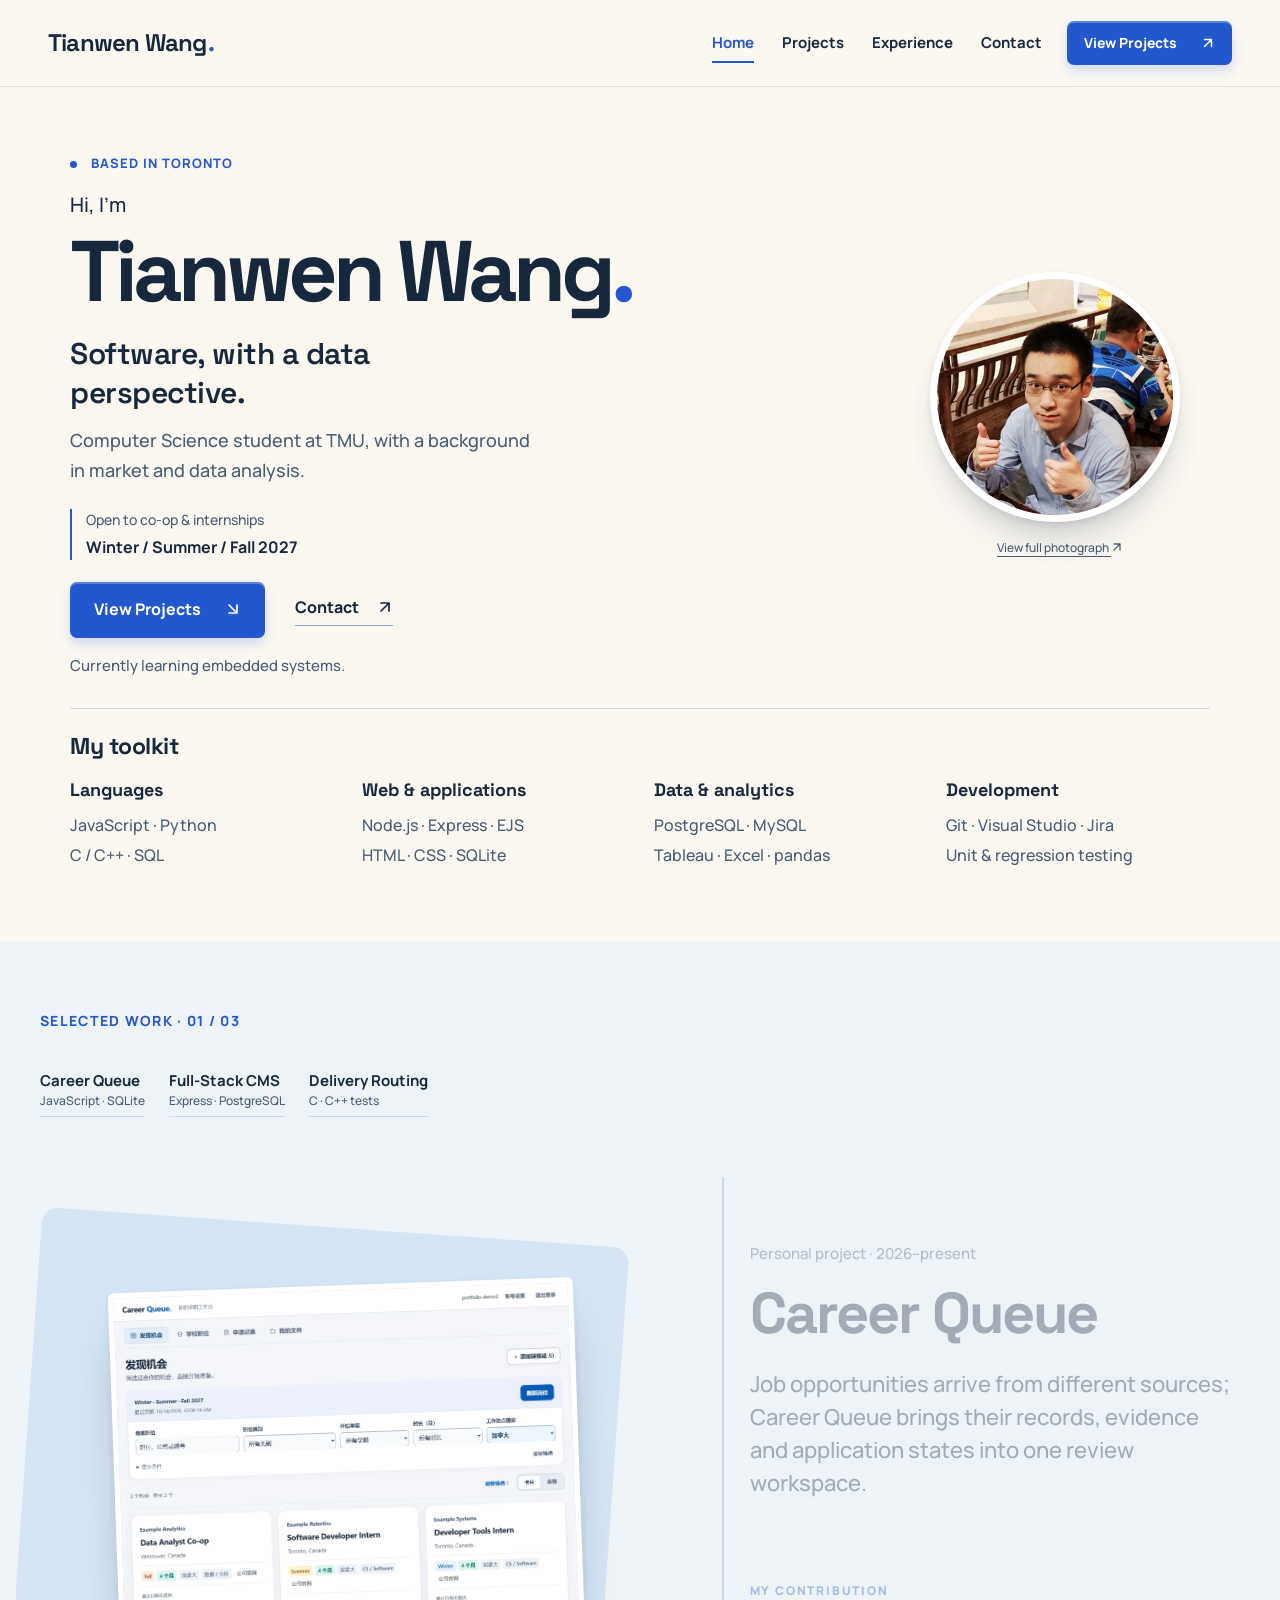
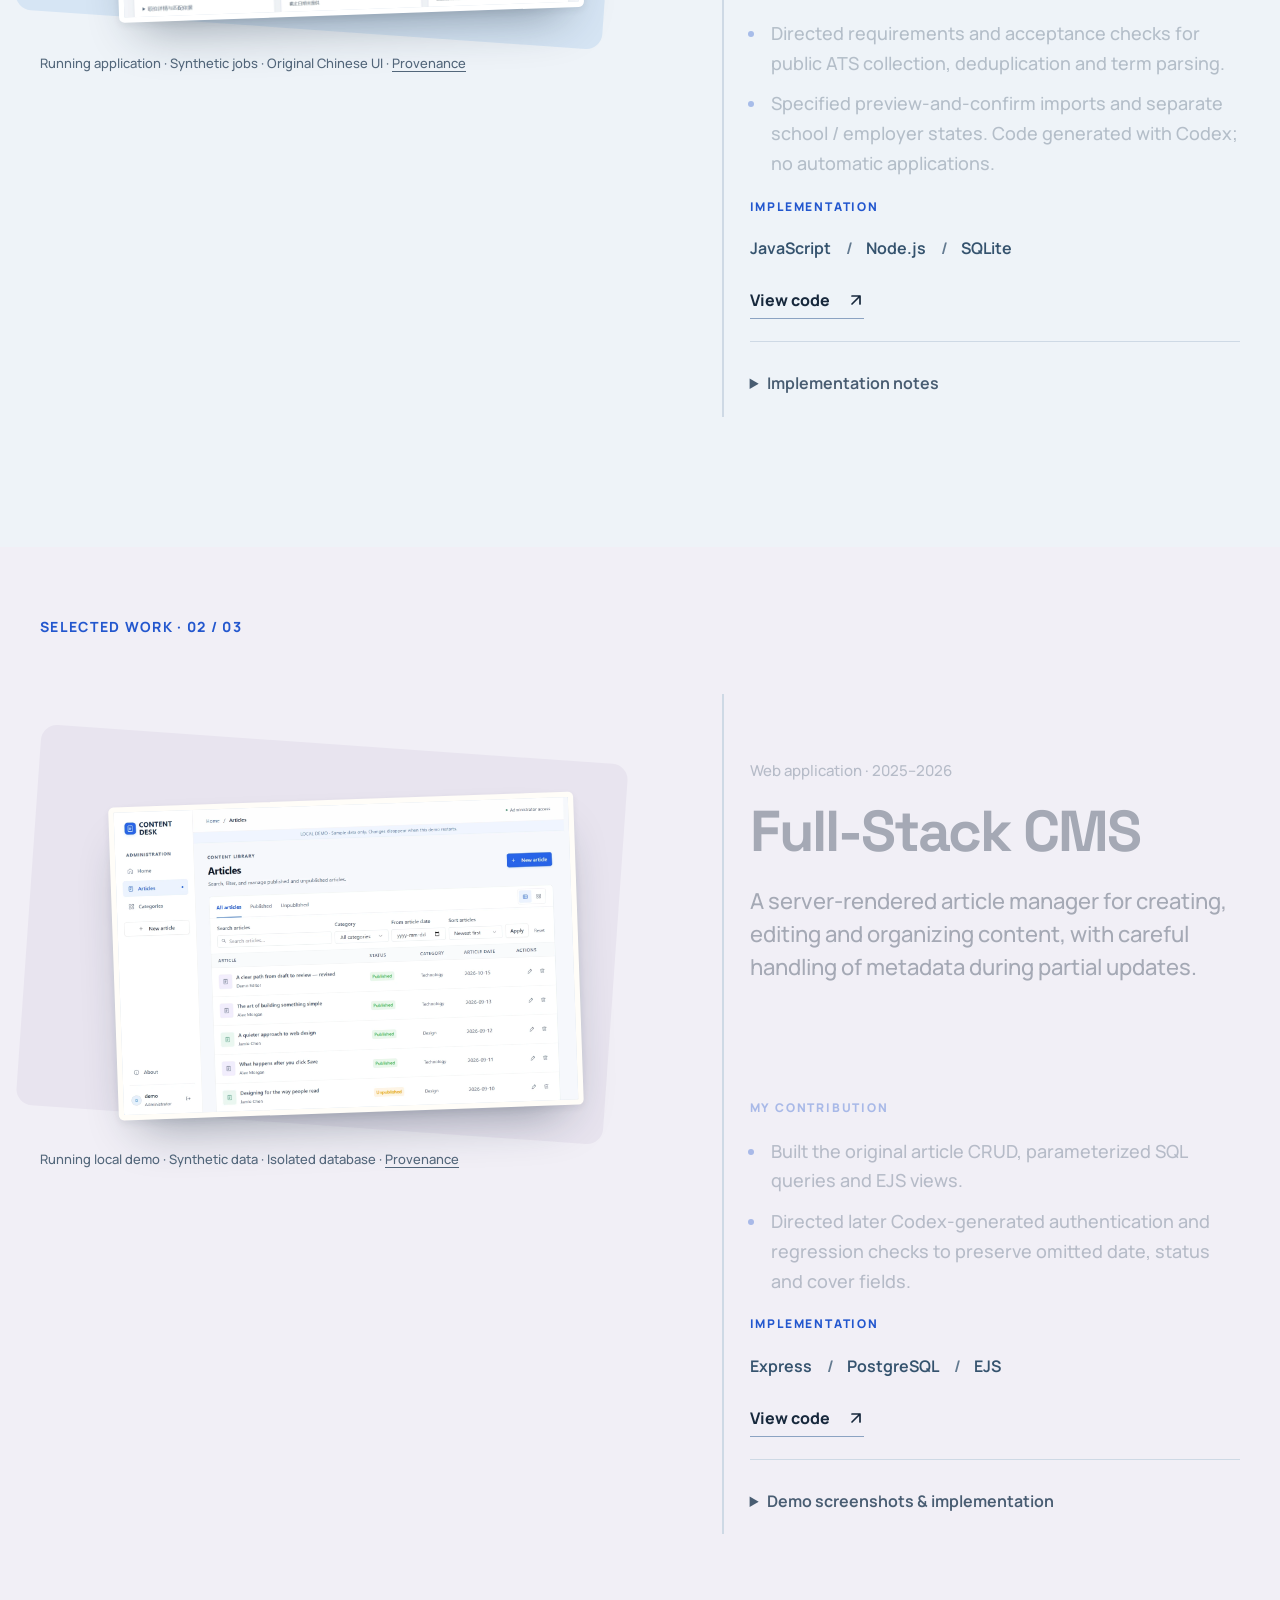
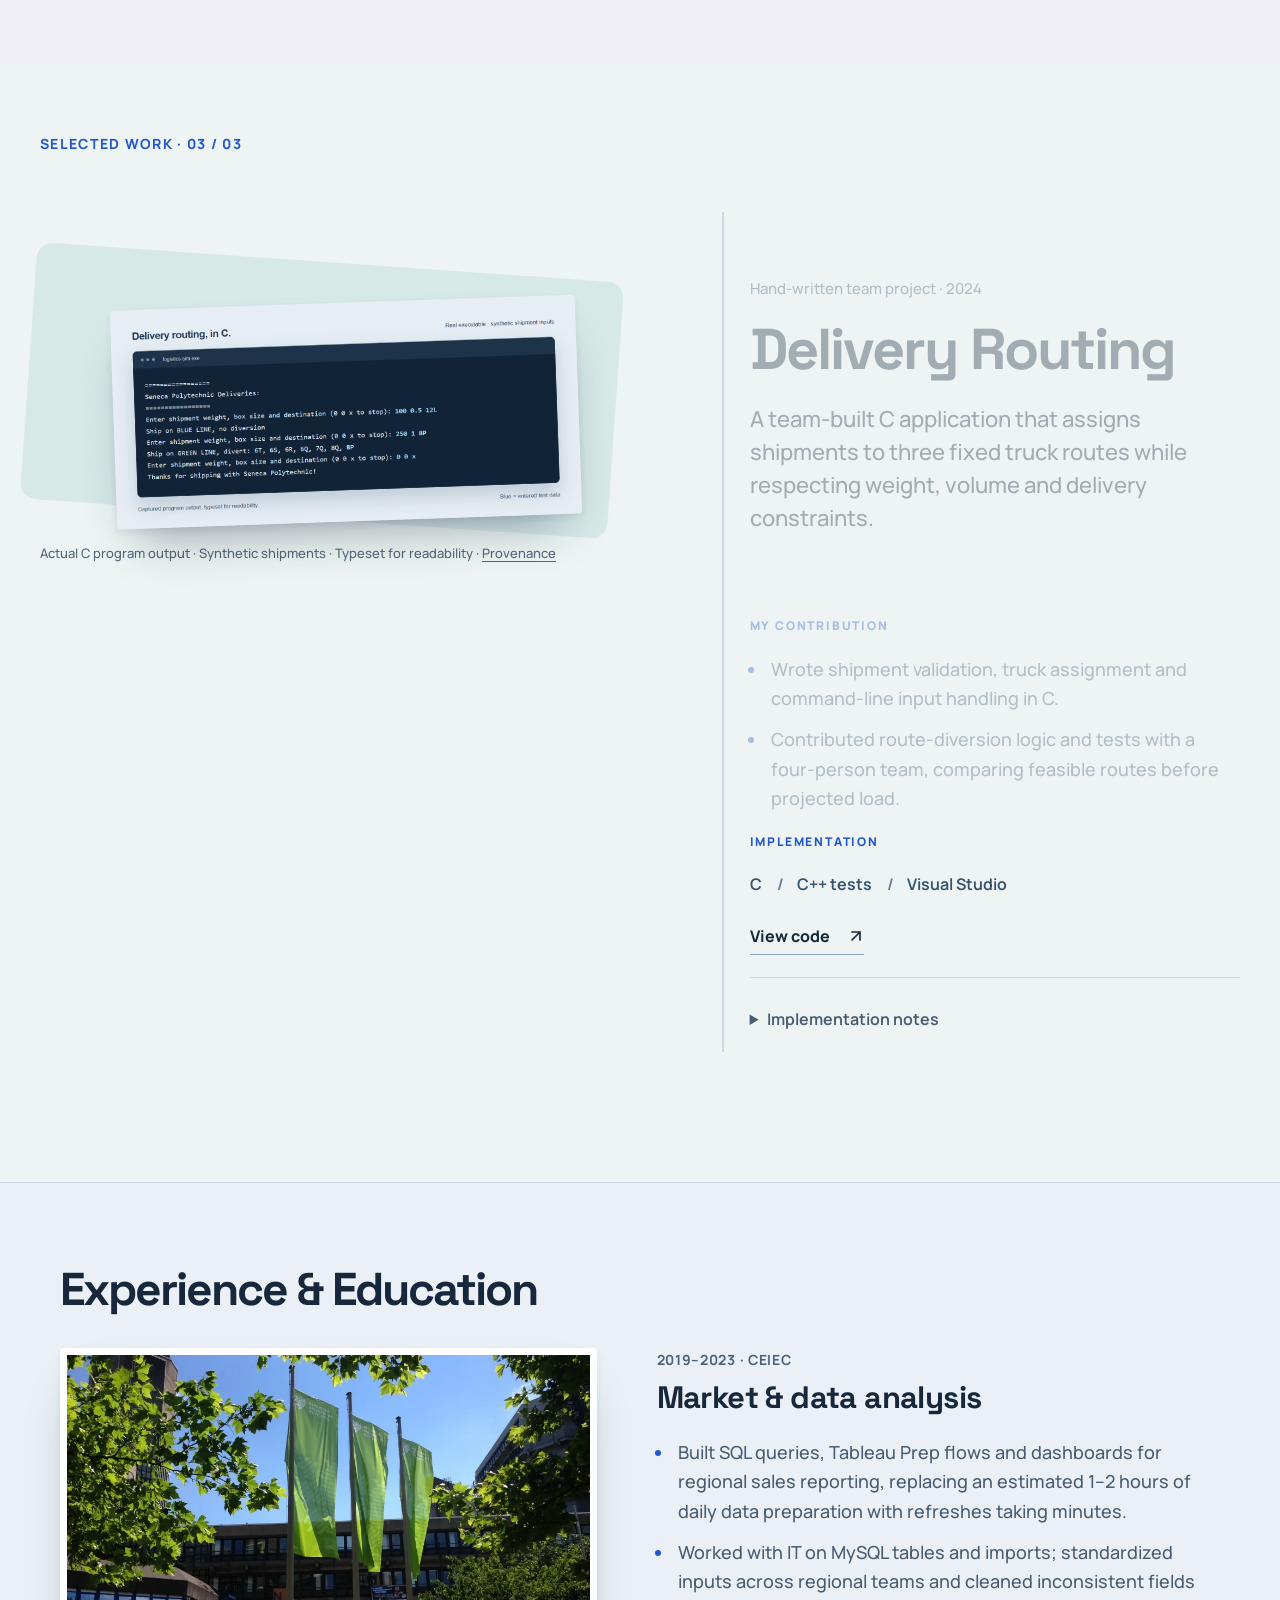
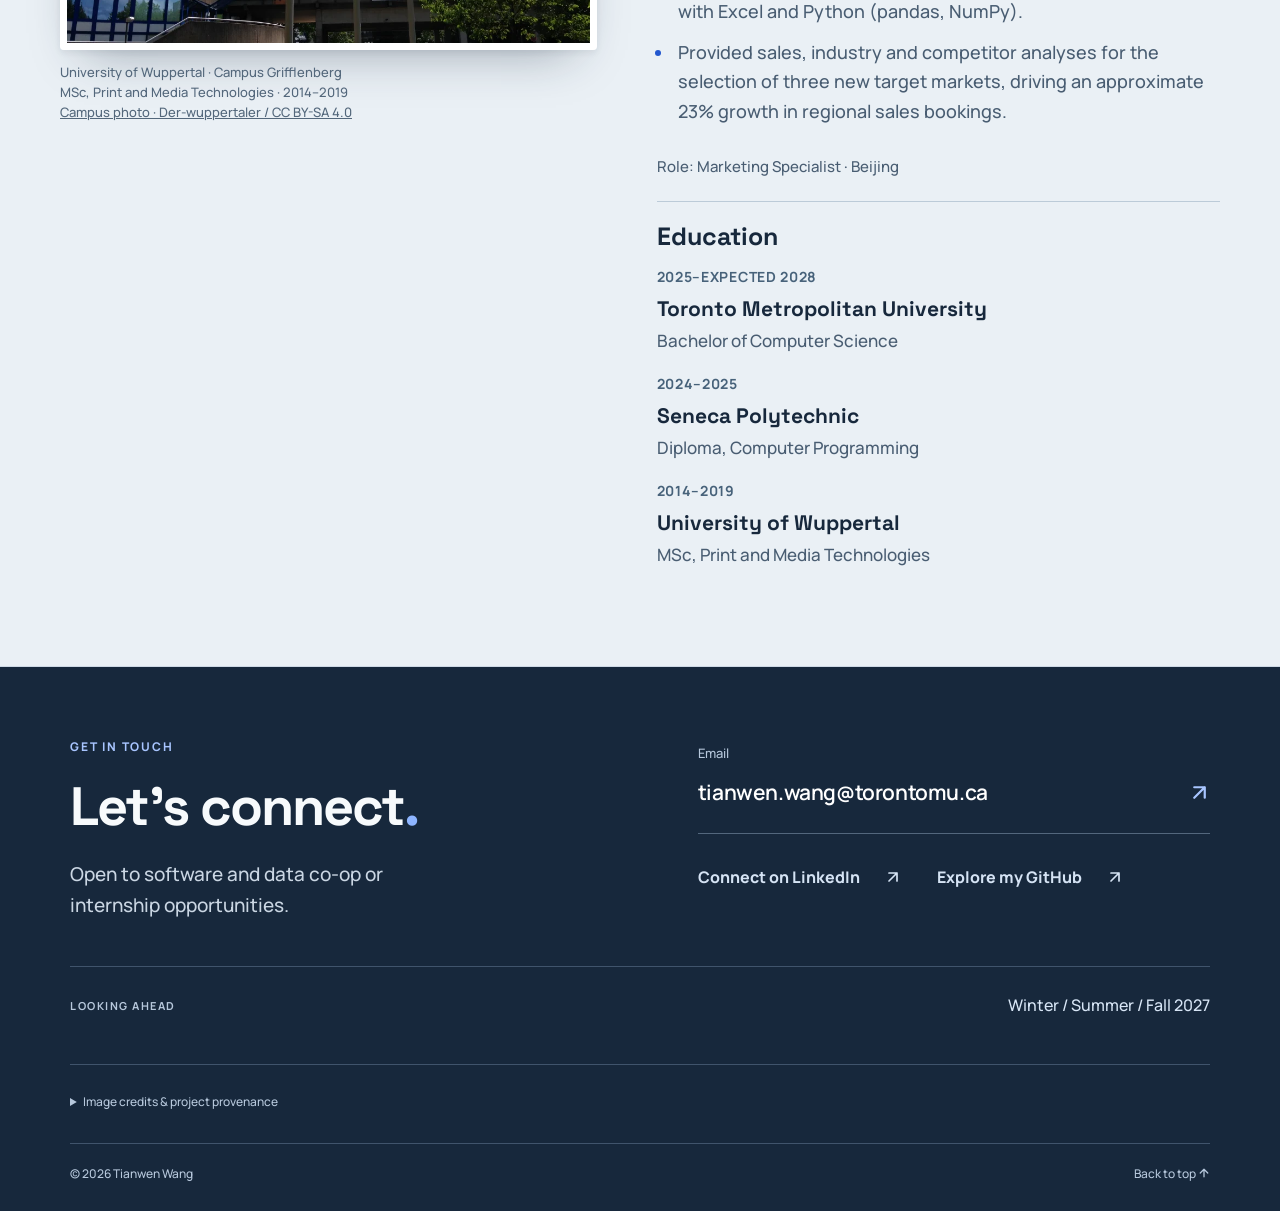
<file: index.html>
<!doctype html>
<html lang="en">
<head>
<meta charset="utf-8"><meta name="viewport" content="width=device-width, initial-scale=1">
<meta name="description" content="Tianwen Wang — Computer Science student at Toronto Metropolitan University, building across software and data. Explore selected projects and experience. Seeking Winter / Summer / Fall 2027 opportunities.">
<meta name="theme-color" content="#fafaf8">
<title>Tianwen Wang | Software & Data</title>
<link rel="canonical" href="https://maxtianwen.github.io/">
<meta property="og:type" content="website"><meta property="og:locale" content="en_CA">
<meta property="og:title" content="Tianwen Wang | Software &amp; Data">
<meta property="og:description" content="TMU Computer Science student. Explore three projects across software and data, with implementation details and source code.">
<meta property="og:url" content="https://maxtianwen.github.io/">
<meta property="og:image" content="https://maxtianwen.github.io/assets/social-preview.jpg">
<meta property="og:image:width" content="1200"><meta property="og:image:height" content="630">
<meta property="og:image:alt" content="Tianwen Wang — Software &amp; Data. TMU Computer Science. Selected work: Career Queue, Full-Stack CMS and Delivery Routing.">
<meta name="twitter:card" content="summary_large_image"><meta name="twitter:title" content="Tianwen Wang | Software &amp; Data">
<meta name="twitter:description" content="TMU Computer Science student. Selected projects, experience and source code.">
<meta name="twitter:image" content="https://maxtianwen.github.io/assets/social-preview.jpg">
<meta name="twitter:image:alt" content="Tianwen Wang — Software &amp; Data. Three selected software projects.">
<link rel="icon" href="icon.svg" type="image/svg+xml"><link rel="apple-touch-icon" href="apple-touch-icon.png">
<link rel="preload" href="assets/Manrope-Variable.woff2" as="font" type="font/woff2" crossorigin><link rel="preload" href="assets/SpaceGrotesk-Variable.woff2" as="font" type="font/woff2" crossorigin>
<script type="application/ld+json">{"@context":"https://schema.org","@type":"Person","name":"Tianwen Wang","url":"https://maxtianwen.github.io/","email":"mailto:tianwen.wang@torontomu.ca","jobTitle":"Computer Science student","affiliation":{"@type":"CollegeOrUniversity","name":"Toronto Metropolitan University"},"alumniOf":[{"@type":"CollegeOrUniversity","name":"Seneca Polytechnic"},{"@type":"CollegeOrUniversity","name":"University of Wuppertal"}],"address":{"@type":"PostalAddress","addressLocality":"Toronto","addressRegion":"ON","addressCountry":"CA"},"sameAs":["https://github.com/MaxTianwen","https://www.linkedin.com/in/tianwenwang/"]}</script>
<link rel="stylesheet" href="styles.css?v=19"><script src="app.js?v=15" defer></script>
<script data-goatcounter="https://maxtianwen.goatcounter.com/count" async src="https://gc.zgo.at/count.js"></script>
</head>
<body>
<a class="skip" href="#main">Skip to content</a>
<header class="site-header"><div class="header-inner wrap"><a class="wordmark" href="#home" aria-label="Tianwen Wang, home">Tianwen Wang<span>.</span></a><nav aria-label="Main navigation"><a href="#home">Home</a><a href="#projects">Projects</a><a href="#experience">Experience</a><a href="#contact">Contact</a></nav><a class="button button-small" href="#projects">View Projects <span aria-hidden="true"><svg class="direction-icon" viewBox="0 0 16 16" aria-hidden="true" focusable="false"><path d="M4 12 12 4M4 4h8v8"/></svg></span></a></div></header>
<main id="main" tabindex="-1">
<section class="hero wrap screen" id="home" aria-labelledby="hero-title"><div class="hero-copy"><p class="eyebrow"><span class="dot"></span> BASED IN TORONTO</p><p class="hello">Hi, I’m</p><h1 id="hero-title">Tianwen<br> Wang<span>.</span></h1><p class="hero-statement">Software, with a data perspective.</p><p class="hero-intro">Computer Science student at TMU, with a background in market and data analysis.</p><p class="availability"><span>Open to co-op &amp; internships</span> <strong>Winter / Summer / Fall 2027</strong></p><div class="hero-actions"><a class="button" href="#projects">View Projects <span aria-hidden="true"><svg class="direction-icon" viewBox="0 0 16 16" aria-hidden="true" focusable="false"><path d="m4 4 8 8M4 12h8V4"/></svg></span></a><a class="text-link" href="#contact">Contact <span aria-hidden="true"><svg class="direction-icon" viewBox="0 0 16 16" aria-hidden="true" focusable="false"><path d="M4 12 12 4M4 4h8v8"/></svg></span></a></div><p class="learning-note">Currently learning embedded systems.</p></div><div class="hero-person"><details class="portrait-view"><summary aria-label="Toggle full original photograph"><span class="portrait"><img src="assets/tianwen-wang-720.webp" srcset="assets/tianwen-wang-360.webp 360w, assets/tianwen-wang-720.webp 720w" sizes="(max-width: 760px) 220px, 300px" data-full-src="assets/tianwen-wang.jpg" alt="Tianwen Wang wearing glasses and a light blue shirt" width="2188" height="3204" fetchpriority="high"></span><span class="portrait-label"><span class="closed-label">View full photograph <svg class="direction-icon" viewBox="0 0 16 16" aria-hidden="true" focusable="false"><path d="M4 12 12 4M4 4h8v8"/></svg></span><span class="open-label">Return to portrait <svg class="direction-icon" viewBox="0 0 16 16" aria-hidden="true" focusable="false"><path d="m12 4-8 8M4 4v8h8"/></svg></span></span></summary></details><noscript><p><a href="assets/tianwen-wang.jpg">Open original photograph</a></p></noscript></div><div class="hero-toolkit" id="toolkit"><h2>My toolkit</h2><div class="stack-grid"><div class="stack-group"><h3>Languages</h3><p>JavaScript · Python<br>C / C++ · SQL</p></div><div class="stack-group"><h3>Web & applications</h3><p>Node.js · Express · EJS<br>HTML · CSS · SQLite</p></div><div class="stack-group"><h3>Data & analytics</h3><p>PostgreSQL · MySQL<br>Tableau · Excel · pandas</p></div><div class="stack-group"><h3>Development</h3><p>Git · Visual Studio · Jira<br>Unit & regression testing</p></div></div></div></section>

<section class="screen project-screen" id="projects" data-nav="projects" aria-labelledby="career-title"><div class="wrap"><p class="chapter-label">SELECTED WORK · 01 / 03</p><nav class="project-index" aria-label="Selected projects"><a href="#career-title">Career Queue <span>JavaScript · SQLite</span></a><a href="#cms-title">Full-Stack CMS <span>Express · PostgreSQL</span></a><a href="#routing-title">Delivery Routing <span>C · C++ tests</span></a></nav><article class="project-row" aria-labelledby="career-title"><figure class="project-visual queue-visual"><div class="project-image"><a class="image-zoom" href="assets/career-app.webp" aria-label="View full-size Career Queue screenshot"><img src="assets/career-app.webp" alt="Career Queue running with three synthetic jobs in its original Chinese interface" width="1920" height="1350" loading="lazy" decoding="async"></a></div><figcaption>Running application · Synthetic jobs · Original Chinese UI · <a href="#image-credits">Provenance</a></figcaption></figure><div class="project-copy"><div class="story-step story-context"><p class="project-label">Personal project · 2026–present</p><h2 id="career-title" tabindex="-1">Career Queue</h2><p>Job opportunities arrive from different sources; Career Queue brings their records, evidence and application states into one review workspace.</p></div><div class="story-step story-contribution"><p class="story-label">MY CONTRIBUTION</p><ul class="contribution"><li>Directed requirements and acceptance checks for public ATS collection, deduplication and term parsing.</li><li>Specified preview-and-confirm imports and separate school / employer states. Code generated with Codex; no automatic applications.</li></ul></div><div class="story-step story-build"><p class="story-label">IMPLEMENTATION</p><ul class="tags" aria-label="Career Queue technologies"><li>JavaScript</li><li>Node.js</li><li>SQLite</li></ul><a class="text-link" aria-label="View code for Career Queue on GitHub" href="https://github.com/MaxTianwen/career-queue">View code <span aria-hidden="true"><svg class="direction-icon" viewBox="0 0 16 16" aria-hidden="true" focusable="false"><path d="M4 12 12 4M4 4h8v8"/></svg></span></a><details class="project-details"><summary>Implementation notes</summary><p>Public ATS collection, normalization and deduplication use native Node HTTP, SQLite and vanilla JavaScript. School-detail capture is manual; imports require a preview and confirmation. School and employer application states are kept separate.</p><ol class="demo-steps"><li><strong>Review:</strong> compare collected opportunities and their source evidence.</li><li><strong>Confirm:</strong> preview a manually captured school detail before importing it.</li><li><strong>Track:</strong> record school and employer application states separately. Nothing is submitted automatically.</li></ol></details></div></div></article></div></section><section class="screen project-screen" id="cms" data-nav="projects" aria-labelledby="cms-title"><div class="wrap"><p class="chapter-label">SELECTED WORK · 02 / 03</p><article class="project-row project-reverse" aria-labelledby="cms-title"><figure class="project-visual cms-visual"><div class="project-image"><a class="image-zoom" href="assets/cms-running.webp" aria-label="View full-size Full-Stack CMS screenshot"><img src="assets/cms-running.webp" alt="Full-Stack CMS running locally with synthetic articles, including a newly created and edited demonstration record" width="1440" height="960" loading="lazy" decoding="async"></a></div><figcaption>Running local demo · Synthetic data · Isolated database · <a href="#image-credits">Provenance</a></figcaption></figure><div class="project-copy"><div class="story-step story-context"><p class="project-label">Web application · 2025–2026</p><h2 id="cms-title" tabindex="-1">Full-Stack CMS</h2><p>A server-rendered article manager for creating, editing and organizing content, with careful handling of metadata during partial updates.</p></div><div class="story-step story-contribution"><p class="story-label">MY CONTRIBUTION</p><ul class="contribution"><li>Built the original article CRUD, parameterized SQL queries and EJS views.</li><li>Directed later Codex-generated authentication and regression checks to preserve omitted date, status and cover fields.</li></ul></div><div class="story-step story-build"><p class="story-label">IMPLEMENTATION</p><ul class="tags" aria-label="Full-Stack CMS technologies"><li>Express</li><li>PostgreSQL</li><li>EJS</li></ul><a class="text-link" aria-label="View code for Full-Stack CMS on GitHub" href="https://github.com/MaxTianwen/article-cms">View code <span aria-hidden="true"><svg class="direction-icon" viewBox="0 0 16 16" aria-hidden="true" focusable="false"><path d="M4 12 12 4M4 4h8v8"/></svg></span></a><details class="project-details"><summary>Demo screenshots &amp; implementation</summary><p>Parameterized SQL and server-rendered views form the original build. Later assisted work adds sessions, access control, filtering and regression checks. Omitted date, status and cover fields are preserved. Published is an internal state; articles remain private to administrators.</p><div class="demo-walkthrough"><p><strong>A real local workflow</strong> — synthetic records in an isolated in-memory database.</p><p class="demo-image-hint">Select a screenshot to view it full size.</p><ol class="demo-steps"><li><strong>Create:</strong> enter content, category and author, then save a draft.<a href="assets/cms-create.webp" aria-label="View full-size CMS draft editor screenshot"><img src="assets/cms-create.webp" alt="Local CMS editor with a synthetic draft ready to save" width="1440" height="960" loading="lazy" decoding="async"></a></li><li><strong>Edit:</strong> revise the saved title and its internal status.<a href="assets/cms-edit.webp" aria-label="View full-size CMS article editing screenshot"><img src="assets/cms-edit.webp" alt="Editing the saved synthetic article before saving its revised title and internal status" width="1440" height="960" loading="lazy" decoding="async"></a></li><li><strong>Find:</strong> filter the library and confirm the saved result.<a href="assets/cms-filter.webp" aria-label="View full-size CMS filtered results screenshot"><img src="assets/cms-filter.webp" alt="Filtered CMS library showing the one revised synthetic article" width="1440" height="960" loading="lazy" decoding="async"></a></li></ol><p><a href="https://github.com/MaxTianwen/article-cms#local-demo-no-database-account-needed">Run the local demo from the repository</a>. No public demo account or production database is used here.</p></div></details></div></div></article></div></section><section class="screen project-screen" id="routing" data-nav="projects" aria-labelledby="routing-title"><div class="wrap"><p class="chapter-label">SELECTED WORK · 03 / 03</p><article class="project-row" aria-labelledby="routing-title"><figure class="project-visual route-visual"><div class="project-image"><a class="image-zoom" href="assets/shipment-cli.webp" aria-label="View full-size Delivery Routing program output"><img src="assets/shipment-cli.webp" alt="Actual C program output showing blue route assignment and a green route diversion for synthetic shipments" width="1400" height="660" loading="lazy" decoding="async"></a></div><figcaption>Actual C program output · Synthetic shipments · Typeset for readability · <a href="#image-credits">Provenance</a></figcaption></figure><div class="project-copy"><div class="story-step story-context"><p class="project-label">Hand-written team project · 2024</p><h2 id="routing-title" tabindex="-1">Delivery Routing</h2><p>A team-built C application that assigns shipments to three fixed truck routes while respecting weight, volume and delivery constraints.</p></div><div class="story-step story-contribution"><p class="story-label">MY CONTRIBUTION</p><ul class="contribution"><li>Wrote shipment validation, truck assignment and command-line input handling in C.</li><li>Contributed route-diversion logic and tests with a four-person team, comparing feasible routes before projected load.</li></ul></div><div class="story-step story-build"><p class="story-label">IMPLEMENTATION</p><ul class="tags" aria-label="Delivery Routing technologies"><li>C</li><li>C++ tests</li><li>Visual Studio</li></ul><a class="text-link" aria-label="View code for Delivery Routing on GitHub" href="https://github.com/MaxTianwen/logistics-sim">View code <span aria-hidden="true"><svg class="direction-icon" viewBox="0 0 16 16" aria-hidden="true" focusable="false"><path d="M4 12 12 4M4 4h8v8"/></svg></span></a><details class="project-details"><summary>Implementation notes</summary><p>Delivery Routing & Shipment Management uses a 25 × 25 city grid and three fixed routes. The selector compares heuristic diversion lengths, then projected load. Built on a Seneca scaffold; three existing native test failures are documented in the repository.</p></details></div></div></article></div></section><section class="section section-tint screen" id="experience" aria-labelledby="experience-title"><div class="wrap"><div class="section-heading"><h2 id="experience-title">Experience & Education</h2></div><div class="experience-grid"><div class="experience-images"><figure class="education-photo"><img src="assets/wuppertal-green-flags.webp" alt="Three green university flags, trees and campus buildings at University of Wuppertal, Grifflenberg" width="960" height="540" loading="lazy" decoding="async"><figcaption>University of Wuppertal · Campus Grifflenberg<br>MSc, Print and Media Technologies · 2014–2019<br><a href="#image-credits">Campus photo · Der-wuppertaler / CC BY-SA 4.0</a></figcaption></figure></div><div class="experience-copy"><article class="work-entry"><p class="date">2019–2023 · CEIEC</p><h3>Market & data analysis</h3><ul class="contribution"><li>Built SQL queries, Tableau Prep flows and dashboards for regional sales reporting, replacing an estimated 1–2 hours of daily data preparation with refreshes taking minutes.</li><li>Worked with IT on MySQL tables and imports; standardized inputs across regional teams and cleaned inconsistent fields with Excel and Python (pandas, NumPy).</li><li>Provided sales, industry and competitor analyses for the selection of three new target markets, driving an approximate 23% growth in regional sales bookings.</li></ul><p><span class="role-note">Role: Marketing Specialist · Beijing</span></p></article><div class="education"><h3>Education</h3><article><p class="date">2025–EXPECTED 2028</p><h4>Toronto Metropolitan University</h4><p>Bachelor of Computer Science</p></article><article><p class="date">2024–2025</p><h4>Seneca Polytechnic</h4><p>Diploma, Computer Programming</p></article><article><p class="date">2014–2019</p><h4>University of Wuppertal</h4><p>MSc, Print and Media Technologies</p></article></div></div></div></div></section>
<section class="screen contact" id="contact" aria-labelledby="contact-title"><div class="contact-panel wrap"><div class="contact-intro"><p class="overline">GET IN TOUCH</p><h2 id="contact-title">Let’s connect<span>.</span></h2><p>Open to software and data co-op or internship opportunities.</p></div><div class="contact-options"><div class="contact-address"><span>Email</span><a class="contact-email" href="mailto:tianwen.wang@torontomu.ca">tianwen.wang@torontomu.ca <span aria-hidden="true"><svg class="direction-icon" viewBox="0 0 16 16" aria-hidden="true" focusable="false"><path d="M4 12 12 4M4 4h8v8"/></svg></span></a></div><div class="contact-profiles"><a class="text-link" href="https://www.linkedin.com/in/tianwenwang/">Connect on LinkedIn <span aria-hidden="true"><svg class="direction-icon" viewBox="0 0 16 16" aria-hidden="true" focusable="false"><path d="M4 12 12 4M4 4h8v8"/></svg></span></a><a class="text-link" href="https://github.com/MaxTianwen">Explore my GitHub <span aria-hidden="true"><svg class="direction-icon" viewBox="0 0 16 16" aria-hidden="true" focusable="false"><path d="M4 12 12 4M4 4h8v8"/></svg></span></a></div></div><div class="contact-availability"><span>LOOKING AHEAD</span><p>Winter / Summer / Fall 2027</p></div></div><footer><div class="wrap"><details id="image-credits" class="image-credits"><summary>Image credits & project provenance</summary><div id="credit-list"><p>Career Queue: running public revision 6ad1ad3 with a new, isolated database and three synthetic jobs. Original Chinese interface; no school records or personal application data.</p><p>Full-Stack CMS: public revision b7f8462, running locally with an isolated in-memory PGlite database and synthetic articles. Screenshots show actual create, edit and filter actions. No production database or external image service was connected. Interface uses <a href="licenses/Tabler-MIT.txt">Tabler (MIT license)</a>.</p><p>Delivery Routing: unchanged public revision 19beaa1 compiled and run with synthetic shipments. Captured program output is typeset for readability; this is not a native terminal screenshot.</p><p>University of Wuppertal, Campus Grifflenberg: <a href="https://commons.wikimedia.org/wiki/File:GER_Wuppertal_Universit%C3%A4t_027_2016_-_Fahnen_Gau%C3%9Fstra%C3%9Fe.jpg">Der-wuppertaler / Wikimedia Commons</a>, 2016. Cropped, resized and converted to WebP. This adapted photograph is licensed under <a href="https://creativecommons.org/licenses/by-sa/4.0/">CC BY-SA 4.0</a>; this license applies to the photograph, not the website as a whole. Contextual campus photograph, not taken by me.</p></div></details></div><div class="wrap footer-inner"><span>© 2026 Tianwen Wang</span><a href="#home">Back to top <span aria-hidden="true"><svg class="direction-icon" viewBox="0 0 16 16" aria-hidden="true" focusable="false"><path d="M8 13V3m-5 5 5-5 5 5"/></svg></span></a></div></footer></section></main>
</body></html>
</file>
<file: styles.css>
@font-face{font-family:Manrope;src:url('assets/Manrope-Variable.woff2') format('woff2');font-weight:200 800;font-display:swap}
@font-face{font-family:'Space Grotesk';src:url('assets/SpaceGrotesk-Variable.woff2') format('woff2');font-weight:300 700;font-display:swap}
:root{--bg:#f9fafc;--ink:#17283c;--muted:#495d72;--blue:#2357ce;--line:#ced9e5;--tint:#edf2f7;--shadow:0 3px 6px #17283c12,0 24px 48px -24px #17283c65}
*{box-sizing:border-box}body{margin:0;color:var(--ink);font:500 18px/1.7 Manrope,sans-serif;-webkit-font-smoothing:antialiased}h1,h2,h3,h4,p,figure{margin:0}h1,h2,h3,h4,.wordmark{font-family:'Space Grotesk',sans-serif;font-weight:700;line-height:1.15}h2{font-size:52px;letter-spacing:-2px}a{color:inherit;text-decoration:none}a:hover{color:var(--blue)}img{max-width:100%;display:block}a:focus-visible,summary:focus-visible{outline:3px solid var(--blue);outline-offset:6px;border-radius:3px}.wrap{width:min(1240px,calc(100% - 96px));margin-inline:auto}.skip{position:fixed;z-index:30;top:10px;left:10px;padding:12px 20px;background:var(--ink);color:white;transform:translateY(-180%)}.skip:focus{transform:none}.site-header{top:0;z-index:20;border-bottom:1px solid #d8e0e9;backdrop-filter:blur(12px)}.header-inner{display:flex;align-items:center}.wordmark span{color:var(--blue)}nav{margin-left:auto;display:flex;gap:28px;font-size:15px;font-weight:700}.button{display:inline-flex;align-items:center;gap:24px;padding:14px 24px;border-radius:7px;background:var(--blue);color:white;font-size:16px;font-weight:750;box-shadow:0 2px 0 #ffffff40 inset,0 6px 12px #2357ce30;transition:transform .2s,box-shadow .2s}.button:hover{color:white;transform:translateY(-2px);box-shadow:0 2px 0 #ffffff40 inset,0 10px 20px #2357ce40}.button-small{padding:10px 17px;font-size:14px}.text-link{display:inline-flex;gap:18px;align-items:center;font-size:16px;font-weight:750;border-bottom:1px solid #8ca3c2;padding-bottom:4px}.eyebrow{letter-spacing:1px;font-weight:750;color:var(--blue)}.dot{display:inline-block;width:7px;height:7px;background:var(--blue);border-radius:50%;margin-right:10px}.hello{margin-bottom:6px}.hero h1 span{color:var(--blue)}.hero-statement{font-family:'Space Grotesk',sans-serif;font-weight:600;line-height:1.35;letter-spacing:-.7px}.hero-intro{color:var(--muted)}.hero-actions{display:flex;align-items:center;gap:30px}.availability{font-size:14px;color:var(--muted)}.availability strong{color:var(--ink);font-weight:700}.hero-person{position:relative;width:100%}.hero-person::before{content:'';position:absolute;inset:28px -23px -22px 24px;background:#dce8f4;border-radius:3px;z-index:-1}.portrait{position:static;background:white;box-shadow:var(--shadow)}.portrait img{position:static}.section{padding:95px 0}.section-heading{margin-bottom:55px}.overline{font-size:13px;letter-spacing:1.8px;font-weight:750;color:var(--blue);margin-bottom:16px}.stack-grid{display:grid}.stack-group h3{line-height:1.3;margin-bottom:11px}.stack-group p{color:var(--muted)}.project-row{display:grid;grid-template-columns:1.35fr .85fr;align-items:center;margin-top:90px;padding-bottom:85px;border-bottom:1px solid var(--line)}.project-row:first-of-type{margin-top:0}.project-row:last-child{padding-bottom:0;border:0}.project-reverse .project-visual{grid-column:2;grid-row:1}.project-reverse .project-copy{grid-column:1;grid-row:1}.project-label{color:var(--muted)}.project-copy h2{line-height:1.12}.contribution{margin:21px 0;padding-left:17px;color:var(--muted)}.contribution li{padding-left:4px;margin:8px 0}.contribution li::marker{color:var(--blue)}.tags{display:flex;flex-wrap:wrap;list-style:none;padding:0;margin:22px 0;font-weight:650;color:#35536e}.tags li:not(:last-child)::after{content:' /';color:#637a90;margin-left:12px}.project-details{border-top:1px solid var(--line);color:var(--muted)}.project-details summary{cursor:pointer;font-weight:650}.project-details p{margin-top:12px;line-height:1.8}.project-visual{min-width:0;position:relative}.project-image{position:relative;isolation:isolate;border:8px solid white;border-radius:7px;box-shadow:var(--shadow);background:#dfe7ef}.project-image::after{content:'';position:absolute;inset:0;background:linear-gradient(transparent 65%,#132b4450);pointer-events:none}.project-image img{width:100%;object-fit:cover;border-radius:2px;transition:transform .35s}.queue-visual::before{content:'';position:absolute;inset:35px 28px 8px -24px;background:#d6e5f4;z-index:-1;border-radius:4px}.cms-visual .project-image{border-color:#fffdf8}.cms-visual::before{content:'';position:absolute;inset:34px -22px 16px 28px;background:#e8e4ef;z-index:-1;border-radius:4px}.route-visual .project-image{border-width:0;border-radius:5px}.route-visual img{height:425px;border-radius:5px}.route-visual::before{content:'';position:absolute;inset:-21px 32px 38px -22px;background:#d7e9e7;z-index:-1;border-radius:4px}.project-visual figcaption{font-size:12px;line-height:1.5;color:#53677b;margin-top:18px}.project-visual figcaption a{text-decoration:underline;text-underline-offset:3px}#experience{background:#eaf0f5;border-block:1px solid var(--line)}.experience-grid{display:grid;align-items:start}.work-entry{border-bottom:1px solid #bccbd8}.work-entry h3{letter-spacing:-.6px;margin:10px 0 13px}.work-entry>p:last-child{color:var(--muted)}.date{font-weight:700;letter-spacing:.7px;color:#47627a}.education h4{line-height:1.4;margin:5px 0 4px}.education article>p:last-child{color:var(--muted)}.contact-email{font-weight:600;border-bottom:1px solid #829bb7;padding-bottom:8px}.image-credits{border-top:1px solid var(--line);padding:20px 0;color:var(--muted)}.image-credits summary{cursor:pointer;width:fit-content}.image-credits p{margin:10px 0}.image-credits a{text-decoration:underline}.footer-inner{display:flex;justify-content:space-between;gap:24px;padding:20px 0 30px;border-top:1px solid var(--line);color:var(--muted)}
@media(hover:hover){.project-image{transition:translate .3s,box-shadow .3s}.project-image:hover{translate:0 -5px;box-shadow:0 4px 10px #17283c18,0 30px 50px -24px #17283c75}}
@media(max-width:1100px){.wrap{width:calc(100% - 64px)}nav{gap:19px}}
@media(max-width:760px){.wrap{width:calc(100% - 40px)}body{font-size:17px}.header-inner{display:grid}.button-small{font-size:13px;padding:8px 12px;gap:10px}.header-inner .button{grid-column:2;grid-row:1}nav{grid-column:1/-1;grid-row:2;margin:0;justify-content:space-between;font-size:13px;gap:10px}.hero{padding:48px 0 70px}.hero-actions{gap:27px}.button,.text-link{font-size:15px}.portrait{border-width:7px}.hero-person::before{inset:20px -13px -15px 16px}.section{padding:64px 0}h2{font-size:38px;letter-spacing:-1.4px}.section-heading{margin-bottom:37px}.project-row,.project-reverse{display:flex;flex-direction:column;align-items:stretch;margin-top:56px;padding-bottom:50px}.project-visual{order:0}.project-copy{order:1}.contribution{margin:17px 0}.tags{margin:19px 0}.queue-visual::before{inset:22px 20px 12px -10px}.cms-visual::before{inset:24px -9px 18px 20px}.route-visual::before{inset:-12px 24px 35px -10px}.experience-copy{padding:0 2px}}
@media(max-width:370px){.header-inner .button{font-size:12px}}
@media(prefers-reduced-motion:reduce){*,*::before,*::after{transition:none!important;animation:none!important}.project-image:hover{translate:none}}
@media print{.site-header,.skip{display:none}.wrap{width:100%}.hero,.section{padding:25px 0}.project-row{break-inside:avoid}details{display:block}.project-image,.portrait{box-shadow:none}}

/* Context imagery and a separate, fully credited campus photograph. */
.cms-visual img{object-position:50% 35%}.route-visual img{object-position:50% 65%}.experience-images{display:grid}.education-photo{margin-left:auto}.education-photo img{width:100%;height:auto;border:7px solid white;border-radius:4px;box-shadow:var(--shadow)}.education-photo figcaption{font-size:12px;line-height:1.5;color:#53677b;margin-top:12px}.education-photo figcaption a{text-decoration:underline}.hero-person,.project-visual{isolation:isolate}
@media(max-width:760px){.education-photo figcaption{font-size:11px}}

/* V6: compact introduction, reversible portrait crop, uncropped project evidence. */

.hero-person{max-width:260px}.hero-person::before{display:none}.portrait-view summary{list-style:none;cursor:pointer;text-align:center}.portrait-view summary::-webkit-details-marker{display:none}.portrait{display:block;width:250px;height:250px;border-radius:50%;overflow:hidden;border:7px solid white}.portrait img{width:100%;height:100%;object-fit:cover;object-position:50% 50%}.portrait-label{display:block;margin-top:16px;font-size:12px;color:var(--muted);text-decoration:underline;text-underline-offset:4px}.open-label{display:none}.portrait-view[open] .portrait{height:auto;border-radius:5px}.portrait-view[open] img{height:auto;object-fit:contain}.portrait-view[open] .open-label{display:inline}.portrait-view[open] .closed-label{display:none}
.project-image img,.route-visual img{object-fit:contain}.project-image::after{display:none}.cms-visual .project-image{transform:none}.project-row{gap:48px}

@media(max-width:760px){.hero-person{margin-left:5px}.portrait-label{margin-top:12px}.project-row{gap:25px}}

/* V7 chapter layout: each chapter fills the space below the fixed header.
   min-height (never fixed height) keeps expanded and zoomed content accessible. */
:root{--header-height:86px}

body{padding-top:var(--header-height)}
.site-header{position:fixed;inset:0 0 auto}.header-inner{height:86px}
.screen{position:relative;flex-direction:column;justify-content:center}
.screen:focus{outline:none}nav a{position:relative}nav a[aria-current="location"]{color:var(--blue)}nav a[aria-current="location"]::after{content:'';position:absolute;height:2px;background:currentColor;left:0;right:0;bottom:-7px}
.hero{gap:70px;align-items:center}
.hero h1{letter-spacing:-5px}.hero h1 br::after{content:' '}
.hero-intro{margin-top:15px}.hero-person{justify-self:start}.hello{font-size:20px}.eyebrow{font-size:12px;margin-bottom:17px}.availability{margin-top:23px}
.stack-grid{grid-template-columns:repeat(2,1fr);gap:28px 60px}.stack-group{border-top:1px solid #bccbd8;padding-top:20px}.stack-group h3{font-size:22px}.stack-group p{font-size:17px;line-height:1.8}
.chapter-label{font-weight:750;color:var(--blue)}.project-row,.project-row:first-of-type,.project-row:last-child{margin:0;padding:0;border:0}.project-image img{height:auto}
.experience-grid{grid-template-columns:1fr 1.05fr}.experience-images{gap:18px}.education-photo{width:88%}.education-photo img{object-fit:cover}.work-entry{padding-bottom:20px;margin-bottom:20px}.work-entry h3{margin-block:8px}.education>h3{margin-bottom:14px}.education article{margin-bottom:16px}.education-photo figcaption{font-size:11px}
.contact{justify-content:space-between;gap:30px}.contact-panel{gap:64px;flex:1;padding-block:30px}.contact-address{margin-block:25px;border-block:1px solid var(--line);padding-block:22px}.contact-address>span{display:block}.contact-email{font-family:Manrope,sans-serif;border:0;padding:0}.contact footer{width:100%}.image-credits{padding-block:14px;font-size:12px}.footer-inner{padding-block:16px;font-size:12px}
@media(max-width:1100px){.hero{gap:40px}.project-row{gap:30px}.contact-panel{gap:35px}}
@media(max-width:760px){:root{--header-height:105px}.header-inner{height:auto}.hero{gap:22px}.hero h1{letter-spacing:-3px}.hero-statement{max-width:350px}.availability{font-size:13px;margin-top:18px}.hero-person{justify-self:start;max-width:200px}.portrait{width:170px;height:170px}.portrait-label{font-size:11px}.hello{font-size:18px}.project-screen>.wrap,#experience>.wrap,.contact-panel,.contact footer>.wrap{width:calc(100% - 40px)}.stack-grid{gap:24px}.stack-group h3{font-size:18px}.stack-group p{font-size:14px}.project-row,.project-reverse{gap:24px}.experience-grid{grid-template-columns:1fr}.experience-images{grid-template-columns:1fr 1fr;gap:12px}.education-photo{width:100%}.education-photo img{height:120px;object-fit:cover;border-width:4px}.contact{gap:25px}.contact-panel{gap:25px;padding-block:15px;flex:0}.contact-address{margin-block:20px;padding-block:17px}}
@media(max-width:370px){.stack-grid{column-gap:16px}.stack-group h3{font-size:16px}}
@media(max-height:700px) and (min-width:761px){.contact{padding-bottom:0}.contact-panel{padding-block:12px}}

@media print{body{padding:0}}

/* V8: scale the actual content, not just its containing viewport. */
.hero{width:min(1140px,calc(100% - 80px));grid-template-columns:minmax(0,1fr) 280px;column-gap:64px;row-gap:30px;align-content:center}
.hero h1{font-size:86px;line-height:1;max-width:800px}.hero h1 br{display:none}.hero-statement{font-size:30px;margin-top:18px}.hero-intro{font-size:20px;max-width:680px}.hero-actions{margin-top:22px}.hero .availability{font-size:15px;margin-top:20px}.hero .eyebrow{font-size:13px;margin-bottom:14px}.hero-person{align-self:center}.hero-toolkit{grid-column:1/-1;border-top:1px solid var(--line);padding-top:24px}.hero-toolkit h2{font-size:23px;letter-spacing:-.5px;margin-bottom:19px}.hero-toolkit .stack-grid{grid-template-columns:repeat(4,1fr);gap:28px}.hero-toolkit .stack-group{padding:0;border:0}.hero-toolkit .stack-group h3{font-size:18px;margin-bottom:10px}.hero-toolkit .stack-group p{font-size:16px;line-height:1.85}
.chapter-label{font-size:14px;letter-spacing:1.3px}.project-row,.project-row:first-of-type,.project-row:last-child{grid-template-columns:1.12fr 1fr;gap:44px}.project-reverse{grid-template-columns:1fr 1.12fr}.project-copy h2{font-size:clamp(40px,3.8vw,54px);letter-spacing:-1.8px;margin-bottom:22px}.project-label{font-size:15px;margin-bottom:15px}.contribution{font-size:18px;line-height:1.65;margin-block:22px}.contribution li{margin-block:11px}.tags{font-size:16px;margin-block:22px;gap:10px 13px}.project-details{font-size:17px;margin-top:22px;padding-top:18px}.project-details summary{font-size:16px}.project-visual figcaption{font-size:13px;line-height:1.6;margin-top:18px}.project-image{border-width:7px}.project-image img,.route-visual img{height:auto}.project-screen:nth-of-type(3){background:#f1eff6}.project-screen:nth-of-type(4){background:#edf4f3}
#experience>.wrap{width:min(1160px,calc(100% - 80px))}#experience h2{font-size:46px}#experience .section-heading{margin-bottom:32px}.experience-grid{gap:60px}.work-entry h3{font-size:31px}.work-entry>p:last-child{font-size:19px}.education>h3{font-size:25px}.education h4{font-size:21px}.education article>p:last-child{font-size:17px}.date{font-size:14px}.role-note{font-size:15px}.education-photo img{max-height:220px}
@media(min-width:761px) and (max-height:760px){.hero{row-gap:22px}.hero h1{font-size:72px}.hero-statement{font-size:27px}.hero-intro{font-size:18px}.hero-toolkit{padding-top:18px}.hero-toolkit h2{margin-bottom:13px}.hero-toolkit .stack-group p{font-size:15px}}
@media(min-width:761px) and (max-width:1100px){.hero{column-gap:35px;grid-template-columns:minmax(0,1fr) 250px}.hero h1{font-size:72px}.hero h1 br{display:block}.hero-toolkit .stack-grid{gap:18px}.hero-toolkit .stack-group h3{font-size:16px}.hero-toolkit .stack-group p{font-size:14px}.project-row,.project-row:first-of-type,.project-row:last-child{gap:30px;grid-template-columns:1fr 1fr}.contribution{font-size:17px}.tags{font-size:15px}.experience-grid{gap:35px}}
@media(max-width:760px){.hero{width:calc(100% - 40px);grid-template-columns:1fr;row-gap:25px}.hero h1{font-size:62px;max-width:350px}.hero-statement{font-size:26px;margin-top:17px}.hero-intro{font-size:18px}.hero .availability{font-size:14px}.hero-toolkit{grid-column:1;padding-top:23px}.hero-toolkit .stack-grid{grid-template-columns:1fr 1fr;gap:25px 18px}.hero-toolkit h2{font-size:23px}.hero-toolkit .stack-group h3{font-size:17px}.hero-toolkit .stack-group p{font-size:15px}.chapter-label{font-size:13px}.project-row,.project-row:first-of-type,.project-row:last-child{gap:28px}.project-copy h2{font-size:37px;margin-bottom:18px}.project-label{font-size:13px}.contribution{font-size:17px;line-height:1.65;margin-block:20px}.tags{font-size:15px}.project-details{font-size:16px}.project-details summary{font-size:15px}.project-visual figcaption{font-size:12px}#experience>.wrap{width:calc(100% - 40px)}#experience h2{font-size:36px}.experience-grid{gap:28px}.work-entry h3{font-size:29px}.work-entry>p:last-child{font-size:18px}.education h4{font-size:20px}.education article>p:last-child{font-size:16px}.education-photo img{max-height:120px}}
@media(max-width:370px){.hero h1{font-size:54px}.hero-statement{font-size:24px}.hero-toolkit .stack-group h3{font-size:16px}.hero-toolkit .stack-group p{font-size:14px}.project-copy h2{font-size:33px}}

/* V9: continuous document flow; the fixed header is the only viewport-bound element. */
html{scroll-behavior:smooth;scroll-padding-top:calc(var(--header-height) + 24px)}
.screen{min-height:0;display:block;padding-block:88px;scroll-margin:0}
.hero{display:grid;padding-block:65px 70px;min-height:0}.project-screen{padding-block:84px}.project-screen>.wrap{width:min(1320px,calc(100% - 80px))}.chapter-label{margin-bottom:32px}#experience{padding-block:80px}.wordmark{font-size:24px;letter-spacing:-.8px;font-weight:650;white-space:nowrap}.wordmark span{margin-left:2px}.header-inner{gap:25px}
.contact{background:#17283c;color:#f7fafc;padding:70px 0 0;display:block}.contact-panel{width:min(1140px,calc(100% - 80px));display:grid;grid-template-columns:1.05fr 1fr;column-gap:90px;row-gap:45px;padding:0 0 44px;align-items:start}.contact .overline{font-size:12px;letter-spacing:1.8px;color:#a8c5ff;margin-bottom:20px}.contact h2{font-size:54px;line-height:1.1;letter-spacing:-2px}.contact h2 span{color:#8eb5ff}.contact-intro>p:last-child{font-size:19px;line-height:1.65;color:#cad6e3;max-width:390px;margin-top:22px}.contact-options{padding-top:5px}.contact-address{border:0;border-bottom:1px solid #53677d;margin:0 0 22px;padding:0 0 23px}.contact-address>span{font-size:13px;color:#b7c8dc;margin-bottom:12px}.contact-email{font-size:21px;line-height:1.6;letter-spacing:-.4px;display:flex;justify-content:space-between;gap:16px;color:#fff;overflow-wrap:anywhere}.contact-email span{color:#a8c5ff}.contact-email:hover,.contact .text-link:hover,.contact footer a:hover{color:#b6cfff}.contact-availability{grid-column:1/-1;display:flex;justify-content:space-between;align-items:center;gap:20px;border-top:1px solid #40546c;padding-top:25px}.contact-availability>span{font-size:11px;letter-spacing:1.5px;color:#b7c8dc;font-weight:700}.contact-availability p{font-size:16px;color:#d8e6f6}.contact footer>.wrap{width:min(1140px,calc(100% - 80px))}.contact .image-credits{color:#b7c8dc;border-color:#40546c;font-size:12px;padding-block:17px}.contact .footer-inner{color:#b7c8dc;border-color:#40546c;padding-block:20px 27px}.contact a:focus-visible,.contact summary:focus-visible{outline-color:#a8c5ff}.contact .image-credits a{color:#e3edfa}
@media(max-width:1100px){.contact-panel{column-gap:50px}.contact h2{font-size:46px}.contact-email{font-size:19px}.wordmark{font-size:22px}}
@media(max-width:760px){.screen{padding-block:55px}.hero{padding-block:35px 50px}.project-screen>.wrap{width:calc(100% - 40px)}.project-screen{padding-block:55px}#experience{padding-block:55px}.wordmark{font-size:21px;letter-spacing:-.65px}.header-inner{gap:10px}.header-inner .button-small{font-size:12px;padding:8px 10px;gap:7px}.contact{padding:47px 0 0}.contact-panel{width:calc(100% - 40px);grid-template-columns:1fr;row-gap:30px;padding-bottom:27px}.contact h2{font-size:43px}.contact .overline{margin-bottom:16px}.contact-intro>p:last-child{font-size:18px;margin-top:19px;max-width:340px}.contact-options{padding-top:0}.contact-email{font-size:19px;gap:10px}.contact-address{padding-bottom:20px;margin-bottom:20px}.contact-availability{grid-column:1;display:block;padding-top:23px}.contact-availability p{margin-top:10px;font-size:15px}.contact footer>.wrap{width:calc(100% - 40px)}.contact .footer-inner{font-size:11px;gap:15px}}
@media(max-width:370px){.wordmark{font-size:19px}.header-inner .button-small{font-size:11px;padding:8px}.contact-email{font-size:18px}.contact h2{font-size:39px}}
@media(prefers-reduced-motion:reduce){html{scroll-behavior:auto}}
.learning-note{font-size:17px;color:var(--muted);margin-top:8px}@media(max-width:760px){.learning-note{font-size:16px}}

/* V11: short sticky exhibits. Text remains in the document and readable at all times. */
.story-context>p:not(.project-label){font-size:22px;line-height:1.5}
.story-label{font-size:12px;font-weight:800;letter-spacing:1.8px;color:var(--blue);margin-bottom:18px}
.story-contribution .contribution{margin:0}.story-build .tags{margin-top:0}
.project-image,.project-image:hover{translate:none;transition:none}
@media(min-width:1000px) and (min-height:650px) and (prefers-reduced-motion:no-preference){
 html.story-motion .project-screen{padding-block:68px 90px}
 html.story-motion .project-row{align-items:start;grid-template-columns:minmax(0,1.18fr) minmax(0,1fr);gap:70px}
 html.story-motion .project-reverse .project-visual{grid-column:1;grid-row:1}
 html.story-motion .project-reverse .project-copy{grid-column:2;grid-row:1}
 html.story-motion .project-visual{position:sticky;top:calc(var(--header-height) + 85px);margin-top:36px;transform:translateY(var(--scene-lift,0px))}
 html.story-motion .project-image{transform:scale(var(--scene-scale,1)) rotate(var(--scene-angle,0deg));transform-origin:50% 50%;box-shadow:0 4px 10px #17283c12,0 35px 65px -28px #17283c70}
 html.story-motion .project-visual::before{inset:20px 12px 62px;transform:translate(var(--plate-x,0px),var(--plate-y,0px)) rotate(var(--plate-angle,0deg));border-radius:16px}
 html.story-motion .project-visual figcaption{margin-top:30px;max-width:540px}
 html.story-motion .project-copy{padding-top:24px;padding-bottom:40px}

 html.story-motion .story-build{min-height:220px}
 html.story-motion .story-step{border-left:2px solid var(--line);padding-left:26px;transform:translateY(var(--text-lift,0px));transition:border-color .15s}
 html.story-motion .story-step.is-current{border-color:var(--blue)}
 html.story-motion .project-copy h2{font-size:clamp(48px,4.5vw,64px);letter-spacing:-2px}
}
@media(max-width:999px),(max-height:649px),(prefers-reduced-motion:reduce){
 .story-step+.story-step{margin-top:28px}.story-label{margin-bottom:12px}
}
@media(max-width:760px){.story-context>p:not(.project-label){font-size:20px}.story-step+.story-step{margin-top:24px}}
@media print{.project-visual{position:static!important;transform:none!important}.project-image{transform:none!important}.story-step{min-height:0!important;transform:none!important;padding-bottom:20px!important}}

.project-copy{position:relative}

/* V12: motion preference enables entry at every viewport; size only selects sticky layout. */
@media(prefers-reduced-motion:no-preference){
 html.motion-enabled .project-image{transform:translateY(var(--image-lift,0px)) scale(var(--scene-scale,1)) rotate(var(--scene-angle,0deg));transform-origin:center;transition:none}
 html.motion-enabled .story-content{opacity:var(--entry-opacity,1);transform:translateY(var(--entry-lift,0px));transition:none}
 html.motion-enabled .story-content:focus-within{opacity:1;transform:none}
 html.motion-enabled .story-step{transform:none}
 html.motion-enabled .project-visual::before{transform:translate(var(--plate-x,0px),var(--plate-y,0px)) rotate(var(--plate-angle,0deg))}
}
@media print{.story-content{opacity:1!important;transform:none!important}}

.story-context .story-content>p:not(.project-label){font-size:22px;line-height:1.5}@media(max-width:760px){.story-context .story-content>p:not(.project-label){font-size:20px}}

/* Optional project walkthrough stays inside the existing disclosure. */
.demo-steps{padding-left:1.4em;margin:18px 0}.demo-steps li+li{margin-top:14px}.demo-walkthrough{margin-top:22px}.demo-walkthrough img{width:100%;height:auto;border:1px solid var(--line);border-radius:6px;margin-top:12px}.demo-walkthrough a{text-decoration:underline;text-underline-offset:3px}

/* Reading and disclosure refinements; preserve the accepted visual hierarchy. */
.project-details summary,.image-credits summary{min-height:44px;padding-block:10px}
.demo-walkthrough img{cursor:zoom-in}
.demo-image-hint{font-size:14px;color:var(--muted);margin-top:8px}
.education-photo figcaption{font-size:13px;line-height:1.55}

.direction-icon{display:inline-block;width:1em;height:1em;vertical-align:-.12em;fill:none;stroke:currentColor;stroke-width:1.7;stroke-linecap:round;stroke-linejoin:round;flex:none}
/* Actionable implementation content stays legible throughout the scroll scene. */
html.motion-enabled .story-build .story-content{opacity:1;transform:none}
@media(min-width:1000px) and (min-height:650px) and (prefers-reduced-motion:no-preference){
 html.story-motion .story-context{min-height:340px;padding-bottom:64px}
 html.story-motion .story-contribution{min-height:280px;padding-bottom:64px}
}

/* Direct access to the three projects without changing their narrative order. */
.project-index{display:flex;flex-wrap:wrap;gap:10px 24px;margin:18px 0 36px;font-size:15px}
.project-index a{display:flex;flex-direction:column;justify-content:center;min-height:48px;padding:6px 0;border-bottom:1px solid var(--line);line-height:1.45}
.project-index span{color:var(--muted);font-size:12px;font-weight:500}
.project-copy h2[id]{scroll-margin-top:12px}
@media(max-width:760px){.project-index{display:grid;grid-template-columns:1fr;gap:2px;margin-bottom:28px}.project-index a{flex-direction:row;justify-content:space-between;gap:12px;align-items:center}.project-index span{text-align:right}}

/* Warm introduction, cool first project; shared ink and blue remain unchanged. */
body{background:#fbf8f2}
.site-header{background:#fbf8f2f5;border-bottom-color:#e4e2dc}
#projects{background:#eef3f8}

/* Hero: direction, background, availability, actions, then learning. */
.hero-copy .hero-statement{font-size:30px;line-height:1.3;letter-spacing:-.5px;margin-top:20px;max-width:25ch}
.hero-copy .hero-intro{font-size:18px;line-height:1.65;margin-top:14px;max-width:42ch}
.hero-copy .availability{margin-top:24px;padding-left:14px;border-left:2px solid var(--blue);font-size:14px;line-height:1.6}
.hero-copy .availability span,.hero-copy .availability strong{display:block}
.hero-copy .availability strong{font-size:16px;margin-top:3px}
.hero-copy .hero-actions{margin-top:22px}
.hero-copy .learning-note{font-size:15px;line-height:1.6;margin-top:16px;color:var(--muted)}
@media(max-width:760px){.hero-copy .hero-statement{font-size:26px;margin-top:18px}.hero-copy .hero-intro{font-size:17px}.hero-copy .availability{margin-top:20px}.hero-copy .availability strong{font-size:15px}.hero-copy .hero-actions{margin-top:20px}}
@media(max-width:370px){.hero-copy .hero-statement{font-size:24px}.hero-copy .hero-actions{gap:18px}.hero-copy .hero-actions .button{font-size:15px;padding-inline:16px;gap:12px;white-space:nowrap}.hero-copy .hero-actions .text-link{font-size:15px;gap:12px}}

/* Tablet: stack each project so screenshots keep the full content width. */
@media(min-width:761px) and (max-width:999px){.project-row,.project-row:first-of-type,.project-row:last-child,.project-reverse{display:flex;flex-direction:column;align-items:stretch;gap:36px}.project-visual{order:0}.project-copy{order:1;max-width:720px}}
/* Phone navigation: 44px touch rows without changing the header's visible size. */
@media(max-width:760px){.site-header nav a{padding-block:11px;margin-block:-11px}.site-header nav a[aria-current="location"]::after{bottom:4px}.site-header nav a:focus-visible{outline-offset:0}}
/* Short landscape viewports: the header scrolls away instead of covering the content. */
@media(max-height:500px){.site-header{position:absolute}html{scroll-padding-top:16px}}
/* Phones: scroll-linked motion eases toward its target so fast flicks still read as movement. */
@media(max-width:760px) and (prefers-reduced-motion:no-preference){
 html.motion-enabled .project-image,html.motion-enabled .project-visual::before{transition:transform .5s cubic-bezier(.2,.7,.2,1)}
 html.motion-enabled .story-content{transition:opacity .5s ease-out,transform .5s cubic-bezier(.2,.7,.2,1)}
 html.motion-enabled .story-content:focus-within{transition:none}
}
/* Phones: one wordmark row above the navigation; scrolling down tucks the wordmark row away. */
@media(max-width:760px){.header-inner .button-small{display:none}.header-inner{min-height:0;grid-template-columns:1fr;padding:12px 0 10px;row-gap:8px}html.header-compact{--header-visible:calc(var(--header-height) - var(--header-shift))}html{scroll-padding-top:calc(var(--header-visible,var(--header-height)) + 18px)}}
@media(max-width:760px) and (min-height:501px){.site-header{transition:transform .25s ease}.site-header .wordmark{transition:opacity .2s,visibility .2s}html.header-compact .site-header{transform:translateY(calc(-1 * var(--header-shift)))}html.header-compact .site-header .wordmark{opacity:0;visibility:hidden}}
/* Full-size screenshot viewer. */
.image-zoom{display:block;cursor:zoom-in}
.lightbox{width:100vw;height:100vh;height:100dvh;max-width:none;max-height:none;margin:0;padding:0;border:0;background:transparent;color:#fff;overflow:hidden}
.lightbox[open]{display:grid;grid-template-rows:auto minmax(0,1fr)}
.lightbox::backdrop{background:#0d1824eb}
.lightbox-bar{display:flex;justify-content:flex-end;gap:10px;padding:12px 16px}
.lightbox-bar a,.lightbox-bar button{display:inline-flex;align-items:center;min-height:44px;padding:0 16px;border:1px solid #ffffff4d;border-radius:7px;background:#ffffff1a;color:#fff;font:700 15px Manrope,sans-serif;cursor:pointer}
.lightbox-bar a:hover,.lightbox-bar button:hover{color:#fff;background:#ffffff33}
.lightbox-bar a:focus-visible,.lightbox-bar button:focus-visible{outline:3px solid #a8c5ff;outline-offset:2px}
.lightbox-frame{display:grid;min-height:0;padding:0 16px 16px;overflow:auto;overscroll-behavior:contain}
.lightbox img{place-self:center;max-width:100%;max-height:100%;width:auto;height:auto;object-fit:contain;border-radius:4px;box-shadow:0 20px 60px #0008;cursor:zoom-out}
.lightbox-hint{display:none}
/* Phones: a landscape screenshot fills the viewer height and pans sideways instead of shrinking to the screen width. */
@media(max-width:760px){.lightbox-frame{place-items:center start}.lightbox img{place-self:center start;max-width:none;max-height:none;height:calc(100vh - 84px);height:calc(100dvh - 84px)}.lightbox-hint{display:block;margin-right:auto;align-self:center;font-size:14px;color:#c8d6e6}}
html.lightbox-open{overflow:hidden}
/* Contact: profile links share one row and wrap on narrow screens. */
.contact-profiles{display:flex;flex-wrap:wrap;gap:14px 36px}.contact-profiles .text-link{min-height:44px;font-size:16px;color:#d5e3f4;border:0;padding-bottom:0;gap:25px}
/* Phones: keep secondary labels at 12px or larger. */
@media(max-width:760px){.portrait-label,.contact-availability>span,.contact .footer-inner{font-size:12px}}
/* Experience: one campus photograph spans the image column. */
.experience-images{grid-template-columns:1fr}.education-photo{width:100%;margin-left:0}.education-photo img{height:auto;max-height:none;aspect-ratio:16/9}
</file>
